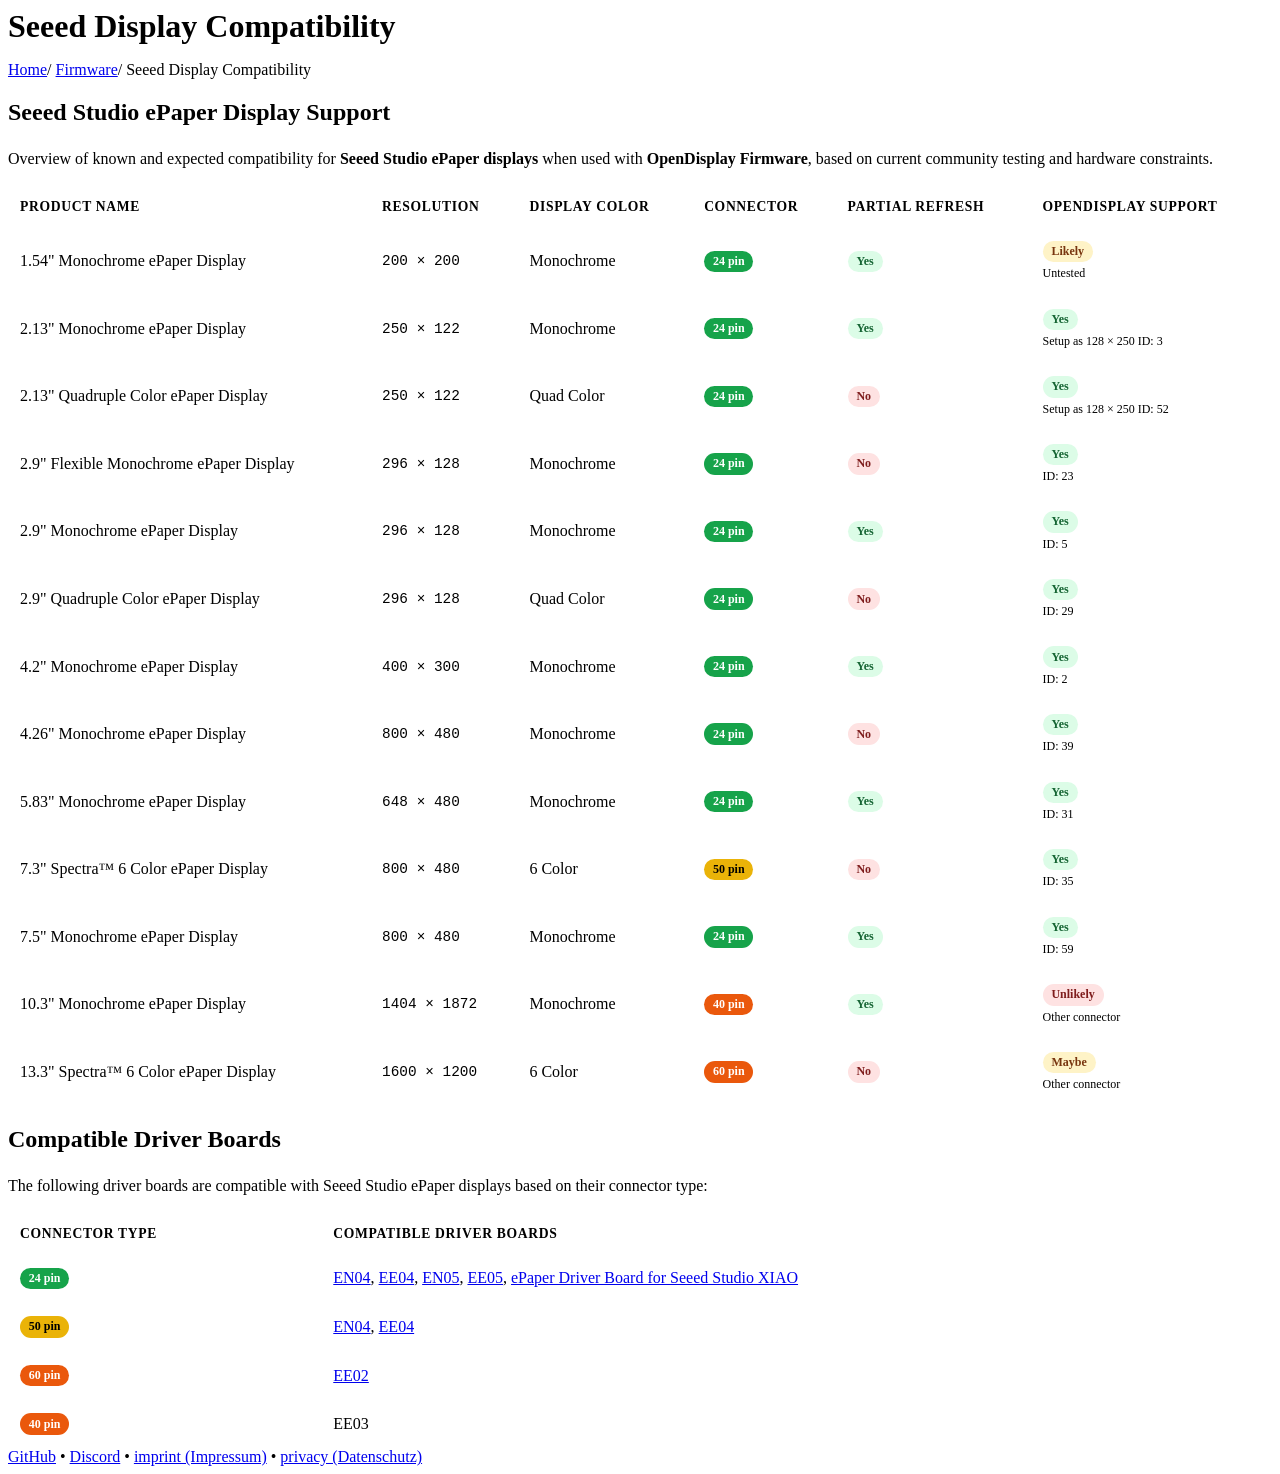
<file: httpdocs/firmware/seeed_display_compatibility.html>
<html lang="en">
<head>
  <meta charset="utf-8">
  <meta name="viewport" content="width=device-width, initial-scale=1">
  <link rel="shortcut icon" href="install/favicon.ico"> 
  <link rel="stylesheet" href="https://opendisplay.org/common.css">
  <title>OpenDisplay Firmware – Seeed Display Compatibility</title>
<style>
/* Page-specific styles */
:root {
  --success: #16a34a;
  --warning: #d97706;
}
h1 {
  margin-bottom: 1rem;
}
.tool-description {
  color: var(--muted-foreground);
  line-height: 1.6;
  margin-bottom: 16px;
}
.table-wrapper {
  overflow-x: auto;
  margin-top: 16px;
}
table {
  width: 100%;
  border-collapse: collapse;
  min-width: 760px;
}
thead th {
  text-align: left;
  font-size: 0.85rem;
  letter-spacing: 0.05em;
  text-transform: uppercase;
  color: var(--foreground);
  background: var(--card-background);
  padding: 0.75rem 0.75rem;
  border-bottom: 2px solid var(--border-color);
  font-weight: 600;
}
tbody td {
  padding: 0.85rem 0.75rem;
  border-bottom: 1px solid var(--border-color);
  vertical-align: middle;
  color: var(--foreground);
}
tbody tr {
  background: var(--background);
}
tbody tr:hover {
  background: var(--card-background);
}
.product {
  font-weight: 500;
}
.product a {
  color: var(--accent);
  text-decoration: none;
}
.product a:hover {
  color: var(--accent-hover);
  text-decoration: underline;
}
.resolution {
  font-family: ui-monospace, SFMono-Regular, Menlo, Monaco, Consolas, "Liberation Mono", "Courier New", monospace;
  font-size: 0.9rem;
}
.badge {
  display: inline-block;
  padding: 0.2rem 0.55rem;
  border-radius: 999px;
  font-size: 0.75rem;
  font-weight: 600;
  white-space: nowrap;
}
.yes {
  background: #dcfce7;
  color: #166534;
}
.no {
  background: #fee2e2;
  color: #7f1d1d;
}
.maybe {
  background: #fef3c7;
  color: #78350f;
}
.connector-24 {
  background: #16a34a;
  color: #ffffff;
}
.connector-50 {
  background: #eab308;
  color: #000000;
}
.connector-other {
  background: #ea580c;
  color: #ffffff;
}
.note {
  display: block;
  margin-top: 0.25rem;
  font-size: 0.75rem;
  color: var(--muted-foreground);
}
@media (prefers-color-scheme: dark) {
  .yes {
    background: #166534;
    color: #dcfce7;
  }
  .no {
    background: #7f1d1d;
    color: #fee2e2;
  }
  .maybe {
    background: #78350f;
    color: #fef3c7;
  }
  .connector-24 {
    background: #166534;
    color: #dcfce7;
  }
  .connector-50 {
    background: #854d0e;
    color: #fef9c3;
  }
  .connector-other {
    background: #9a3412;
    color: #fed7aa;
  }
}
</style>
</head>
<body>
  <h1>Seeed Display Compatibility</h1>
  
  <div class="col">
    <div class="breadcrumb">
      <a href="../../index.html">Home</a><span class="breadcrumb-separator">/</span>
      <a href="index.html">Firmware</a><span class="breadcrumb-separator">/</span>
      <span>Seeed Display Compatibility</span>
    </div>
  </div>

  <div class="col panel">
    <h2>Seeed Studio ePaper Display Support</h2>
    <p class="tool-description">
      Overview of known and expected compatibility for <strong>Seeed Studio ePaper displays</strong> when used with
      <strong>OpenDisplay Firmware</strong>, based on current community testing and hardware constraints.
    </p>
    <div class="table-wrapper">
      <table aria-label="OpenDisplay Firmware Compatibility Table">
        <thead>
          <tr>
            <th>Product Name</th>
            <th>Resolution</th>
            <th>Display Color</th>
            <th>Connector</th>
            <th>Partial Refresh</th>
            <th>OpenDisplay Support</th>
          </tr>
        </thead>
        <tbody>
          <tr>
            <td class="product"><a href="https://www.seeedstudio.com/1-54-Monochrome-ePaper-Display-with-200x200-Pixels-p-5776.html" target="_blank" rel="noopener">1.54" Monochrome ePaper Display</a></td>
            <td class="resolution">200 × 200</td>
            <td>Monochrome</td>
            <td><span class="badge connector-24">24 pin</span></td>
            <td><span class="badge yes">Yes</span></td>
            <td><span class="badge maybe">Likely</span><span class="note">Untested</span></td>
          </tr>
          <tr>
            <td class="product"><a href="https://www.seeedstudio.com/2-13-Monochrome-ePaper-Display-with-122x250-Pixels-p-5778.html" target="_blank" rel="noopener">2.13" Monochrome ePaper Display</a></td>
            <td class="resolution">250 × 122</td>
            <td>Monochrome</td>
            <td><span class="badge connector-24">24 pin</span></td>
            <td><span class="badge yes">Yes</span></td>
            <td><span class="badge yes">Yes</span><span class="note">Setup as 128 × 250 ID: 3</span></td>
          </tr>
          <tr>
            <td class="product"><a href="https://www.seeedstudio.com/2-13-Quadruple-Color-ePaper-Display-with-122x250-Pixels-p-5779.html" target="_blank" rel="noopener">2.13" Quadruple Color ePaper Display</a></td>
            <td class="resolution">250 × 122</td>
            <td>Quad Color</td>
            <td><span class="badge connector-24">24 pin</span></td>
            <td><span class="badge no">No</span></td>
            <td><span class="badge yes">Yes</span><span class="note">Setup as 128 × 250 ID: 52</span></td>
          </tr>
          <tr>
            <td class="product"><a href="https://www.seeedstudio.com/2-9-Flexible-Monochrome-ePaper-Display-with-296x128-Pixels-p-5780.html" target="_blank" rel="noopener">2.9" Flexible Monochrome ePaper Display</a></td>
            <td class="resolution">296 × 128</td>
            <td>Monochrome</td>
            <td><span class="badge connector-24">24 pin</span></td>
            <td><span class="badge no">No</span></td>
            <td><span class="badge yes">Yes</span><span class="note">ID: 23</span></td>
          </tr>
          <tr>
            <td class="product"><a href="https://www.seeedstudio.com/2-9-Monochrome-ePaper-Display-with-296x128-Pixels-p-5782.html" target="_blank" rel="noopener">2.9" Monochrome ePaper Display</a></td>
            <td class="resolution">296 × 128</td>
            <td>Monochrome</td>
            <td><span class="badge connector-24">24 pin</span></td>
            <td><span class="badge yes">Yes</span></td>
            <td><span class="badge yes">Yes</span><span class="note">ID: 5</span></td>
          </tr>
          <tr>
            <td class="product"><a href="https://www.seeedstudio.com/2-9-Quadruple-Color-ePaper-Display-with-128x296-Pixels-p-5783.html" target="_blank" rel="noopener">2.9" Quadruple Color ePaper Display</a></td>
            <td class="resolution">296 × 128</td>
            <td>Quad Color</td>
            <td><span class="badge connector-24">24 pin</span></td>
            <td><span class="badge no">No</span></td>
            <td><span class="badge yes">Yes</span><span class="note">ID: 29</span></td>
          </tr>
          <tr>
            <td class="product"><a href="https://www.seeedstudio.com/4-2-Monochrome-ePaper-Display-with-400x300-Pixels-p-5784.html" target="_blank" rel="noopener">4.2" Monochrome ePaper Display</a></td>
            <td class="resolution">400 × 300</td>
            <td>Monochrome</td>
            <td><span class="badge connector-24">24 pin</span></td>
            <td><span class="badge yes">Yes</span></td>
            <td><span class="badge yes">Yes</span><span class="note">ID: 2</span></td>
          </tr>
          <tr>
            <td class="product"><a href="https://www.seeedstudio.com/4-26-Monochrome-SPI-ePaper-Display-p-6398.html" target="_blank" rel="noopener">4.26" Monochrome ePaper Display</a></td>
            <td class="resolution">800 × 480</td>
            <td>Monochrome</td>
            <td><span class="badge connector-24">24 pin</span></td>
            <td><span class="badge no">No</span></td>
            <td><span class="badge yes">Yes</span><span class="note">ID: 39</span></td>
          </tr>
          <tr>
            <td class="product"><a href="https://www.seeedstudio.com/5-83-Monochrome-ePaper-Display-with-648x480-Pixels-p-5785.html" target="_blank" rel="noopener">5.83" Monochrome ePaper Display</a></td>
            <td class="resolution">648 × 480</td>
            <td>Monochrome</td>
            <td><span class="badge connector-24">24 pin</span></td>
            <td><span class="badge yes">Yes</span></td>
            <td><span class="badge yes">Yes</span><span class="note">ID: 31</span></td>
          </tr>
          <tr>
            <td class="product"><a href="https://www.seeedstudio.com/7-3inch-Six-Color-eInk-ePaper-Display-with-800x480-Pixels-p-6567.html" target="_blank" rel="noopener">7.3" Spectra™ 6 Color ePaper Display</a></td>
            <td class="resolution">800 × 480</td>
            <td>6 Color</td>
            <td><span class="badge connector-50">50 pin</span></td>
            <td><span class="badge no">No</span></td>
            <td><span class="badge yes">Yes</span><span class="note">ID: 35</span></td>
          </tr>
          <tr>
            <td class="product"><a href="https://www.seeedstudio.com/7-5-Monochrome-ePaper-Display-with-800x480-Pixels-p-5788.html" target="_blank" rel="noopener">7.5" Monochrome ePaper Display</a></td>
            <td class="resolution">800 × 480</td>
            <td>Monochrome</td>
            <td><span class="badge connector-24">24 pin</span></td>
            <td><span class="badge yes">Yes</span></td>
            <td><span class="badge yes">Yes</span><span class="note">ID: 59</span></td>
          </tr>
          <tr>
            <td class="product"><a href="https://www.seeedstudio.com/10-3inch-Monochrome-eInk-ePaper-Display-with-1404x1872-Pixels-p-6568.html" target="_blank" rel="noopener">10.3" Monochrome ePaper Display</a></td>
            <td class="resolution">1404 × 1872</td>
            <td>Monochrome</td>
            <td><span class="badge connector-other">40 pin</span></td>
            <td><span class="badge yes">Yes</span></td>
            <td><span class="badge no">Unlikely</span><span class="note">Other connector</span></td>
          </tr>
          <tr>
            <td class="product"><a href="https://www.seeedstudio.com/13-3inch-Six-Color-eInk-ePaper-Display-with-1200x1600-Pixels-p-6569.html" target="_blank" rel="noopener">13.3" Spectra™ 6 Color ePaper Display</a></td>
            <td class="resolution">1600 × 1200</td>
            <td>6 Color</td>
            <td><span class="badge connector-other">60 pin</span></td>
            <td><span class="badge no">No</span></td>
            <td><span class="badge maybe">Maybe</span><span class="note">Other connector</span></td>
          </tr>
        </tbody>
      </table>
    </div>
  </div>

  <div class="col panel">
    <h2>Compatible Driver Boards</h2>
    <p class="tool-description">
      The following driver boards are compatible with Seeed Studio ePaper displays based on their connector type:
    </p>
    <div class="table-wrapper">
      <table aria-label="Driver Board Compatibility Table">
        <thead>
          <tr>
            <th>Connector Type</th>
            <th>Compatible Driver Boards</th>
          </tr>
        </thead>
        <tbody>
          <tr>
            <td><span class="badge connector-24">24 pin</span></td>
            <td><a href="https://www.seeedstudio.com/XIAO-ePaper-Display-Board-nRF52840-EN04-p-6589.html" target="_blank" rel="noopener">EN04</a>, <a href="https://www.seeedstudio.com/XIAO-ePaper-Display-Board-EE04-p-6560.html" target="_blank" rel="noopener">EE04</a>, <a href="https://www.seeedstudio.com/XIAO-ePaper-DIY-Kit-nRF52840-EN05.html" target="_blank" rel="noopener">EN05</a>, <a href="https://www.seeedstudio.com/XIAO-ePaper-DIY-Kit-ESP32-S3-EE05.html" target="_blank" rel="noopener">EE05</a>, <a href="https://www.seeedstudio.com/ePaper-breakout-Board-for-XIAO-V2-p-6374.html" target="_blank" rel="noopener">ePaper Driver Board for Seeed Studio XIAO</a></td>
          </tr>
          <tr>
            <td><span class="badge connector-50">50 pin</span></td>
            <td><a href="https://www.seeedstudio.com/XIAO-ePaper-Display-Board-nRF52840-EN04-p-6589.html" target="_blank" rel="noopener">EN04</a>, <a href="https://www.seeedstudio.com/XIAO-ePaper-Display-Board-EE04-p-6560.html" target="_blank" rel="noopener">EE04</a></td>
          </tr>
          <tr>
            <td><span class="badge connector-other">60 pin</span></td>
            <td><a href="https://www.seeedstudio.com/XIAO-ePaper-Display-Board-ESP32-S3-EE02-p-6639.html" target="_blank" rel="noopener">EE02</a></td>
          </tr>
          <tr>
            <td><span class="badge connector-other">40 pin</span></td>
            <td>EE03</td>
          </tr>
        </tbody>
      </table>
    </div>
  </div>

  <div class="col panel">
    <div class="footer-links">
      <a href="https://github.com/OpenDisplay/" target="_blank" aria-label="View on GitHub (opens in new tab)">GitHub</a>
      <span class="footer-separator">•</span>
      <a href="https://discord.gg/XmTHz8RfJE" target="_blank" aria-label="Join OpenDisplay Discord community (opens in new tab)">Discord</a>
      <span class="footer-separator">•</span>
      <a href="../../impressum.html">imprint (Impressum)</a>
      <span class="footer-separator">•</span>
      <a href="../../datenschutz.html">privacy (Datenschutz)</a>
    </div>
  </div>
</body>
</html>
</file>
